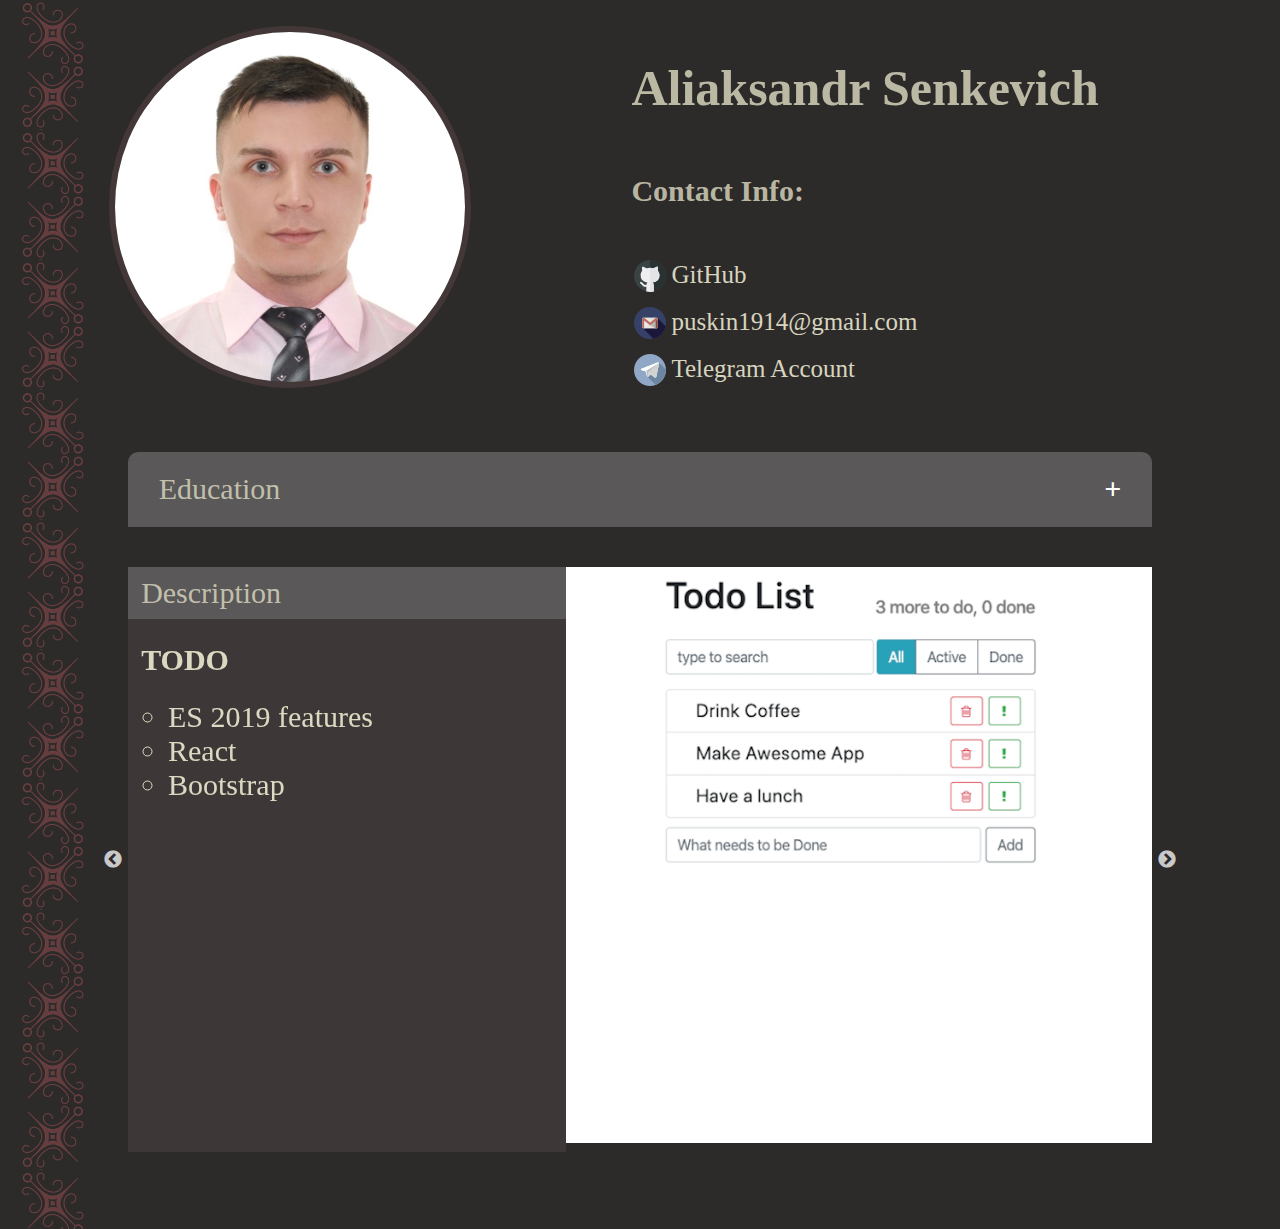
<file: index.html>
<!DOCTYPE html>
<html lang="en">

<head>
  <meta charset="UTF-8">
  <meta name="viewport" content="width=device-width, initial-scale=1.0">
  <meta http-equiv="X-UA-Compatible" content="ie=edge">
  <meta name="keywords" content="Aliaksandr Senkevich, contact Info, skills">
  <meta name="description" content="This page is dedicated to the junior JS developer Aliaksandr Senkevich">
  <title>My page</title>
  <link rel="stylesheet" type="text/css" href="animate.css">
  <link rel="stylesheet" type="text/css" href="slick/slick.css">
  <link rel="stylesheet" type="text/css" href="slick/slick-theme.css">
  <link rel="stylesheet" type="text/css" href="style.css">
</head>

<body>
  <div class="container">
    <header class="header">
      <div class="my-photo-conteiner">
        <img class="my-photo" src="assets/images/myphoto.jpg" alt="myphoto">
      </div>
      <div class="header__main-info">
        <h1 class="h1 animated bounce">Aliaksandr Senkevich</h1>
        <section class="communications">
          <h2 class="communications__title">Contact Info:</h2>
          <ul class="communications__list">
            <li><a class="communications__item communications__item_github" href="https://github.com/Aliaksandrsen"
                target="_blank">GitHub</a></li>
            <br>
            <li><a class="communications__item communications__item_gmail"
                href="mailto:puskin1911@gmail.com">puskin1914@gmail.com</a></li>
            <br>
            <li><a class="communications__item communications__item_telegram" href="https://t.me/Aliaksandrsen"
                target="_blank">Telegram Account</a></li>
          </ul>
        </section>
      </div>
    </header>

    <main>
      <button type="button" class="collapsible">Education</button>

      <div class="content">
        <ul class="content__list">
          <li class="class=content__item content__years">2009-2014</li>
          <li class="class=content__item">Belarusian Military Academy</li>
          <li class="class=content__item">Communications and Automated Command and Control Systems Department <br>
            Telecommunications systems. Engineer</li>
          <br>
          <li class="content__item content__years">2019-2020</li>
          <li class="class=content__item">RSSchool Courses</li>
          <li class="class=content__item">Frontend developer</li>
        </ul>
      </div>

      <div class="sl">
       <!-- ------------------------------------------------------------------- 6 slide -->
       <div class="sl__slide">
        <div class="collapsible2__wrapper">
          <button type="button" class="collapsible5">Description</button> <!-- ! -->
          <div class="content2">
            <h4 class="content2__title">Todo</h4>
            <ul class="content2__list">
              <li class="class=content2__item">ES 2019 features</li>
              <li class="class=content2__item">React</li>
              <li class="class=content2__item">Bootstrap</li>
            </ul>
          </div>
        </div>
        <a href="https://to-do-ap.netlify.com//">
          <img class="sl__img" src="assets/images/image6.png" alt="Fourth slide">
        </a>
      </div>
      <!-- --------------------------------------------------------------------------- -->

        <!-- ------------------------------------------------------------------- 5 slide -->
        <div class="sl__slide">
          <div class="collapsible2__wrapper">
            <button type="button" class="collapsible5">Description</button> <!-- ! -->
            <div class="content2">
              <h4 class="content2__title">Fancy weather</h4>
              <ul class="content2__list">
                <li class="class=content2__item">Responsive design</li>
                <li class="class=content2__item">ES 2015 features</li>
                <li class="class=content2__item">Webpack</li>
                <li class="class=content2__item">Babel</li>
                <li class="class=content2__item">ESlint (config-airbnb-base)</li>
                <li class="class=content2__item">EditorConfig</li>
                <li class="class=content2__item">PostCSS</li>
                <li class="class=content2__item">Work with APIs</li>
                <li class="class=content2__item">Jest testing</li>
              </ul>
            </div>
          </div>
          <a href="https://my-fancy-weather.netlify.com/">
            <img class="sl__img" src="assets/images/image4.png" alt="Fourth slide">
          </a>
        </div>
        <!-- --------------------------------------------------------------------------- -->
        <!-- ------------------------------------------------------------------- 4 slide -->
        <div class="sl__slide">
          <div class="collapsible2__wrapper">
            <button type="button" class="collapsible6">Description</button> <!-- ! -->
            <div class="content2">
              <h4 class="content2__title">Simple piskel clone</h4>
              <ul class="content2__list">
                <li class="class=content2__item">ES 2015 features</li>
                <li class="class=content2__item">Canvas</li>
                <li class="class=content2__item">Google Sign-In</li>
                <li class="class=content2__item">Webpack</li>
                <li class="class=content2__item">Babel</li>
                <li class="class=content2__item">ESlint (config-airbnb-base)</li>
                <li class="class=content2__item">EditorConfig</li>
                <li class="class=content2__item">Jest testing</li>
              </ul>
            </div>
          </div>
          <a href="https://piskel.netlify.com/">
            <img class="sl__img" src="assets/images/image5.jpg" alt="Fifth slide">
          </a>
        </div>
        <!-- --------------------------------------------------------------------------- -->
        <!-- ------------------------------------------------------------------- 3 slide -->
        <div class="sl__slide">
          <div class="collapsible2__wrapper">
            <button type="button" class="collapsible4">Description</button> <!-- ! -->
            <div class="content2">
              <h4 class="content2__title">Virtual keyboard</h4>
              <ul class="content2__list">
                <li class="class=content2__item">Vanila JS</li>
                <li class="class=content2__item">ES 2015 features</li>
                <li class="class=content2__item">ESlint (config-airbnb-base)</li>
                <li class="class=content2__item">Preprocessors (SCSS)</li>
              </ul>
            </div>
          </div>
          <a href="https://virt-keyboard.netlify.com">
            <img class="sl__img" src="assets/images/image3.png" alt="Third slide">
          </a>
        </div>
        <!-- --------------------------------------------------------------------------- -->
        <!-- ------------------------------------------------------------------- 2 slide -->
        <div class="sl__slide">
          <div class="collapsible2__wrapper">
            <button type="button" class="collapsible3">Description</button> <!-- ! -->
            <div class="content2">
              <h4 class="content2__title">Repair design project</h4>
              <ul class="content2__list">
                <li class="class=content2__item">HTML5</li>
                <li class="class=content2__item">esponsive design</li>
                <li class="class=content2__item">Preprocessors (SCSS)</li>
                <li class="class=content2__item">SVG</li>
              </ul>
            </div>
          </div>
          <a href="https://r-d-p.netlify.com">
            <img class="sl__img" src="assets/images/image2.jpg" alt="Second slide">
          </a>
        </div>
        <!-- --------------------------------------------------------------------------- -->
        <!-- ------------------------------------------------------------------- 1 slide -->
        <div class="sl__slide">
          <!-- before adaptive in desctope and use flex for static description -->
          <div class="collapsible2__wrapper">
            <button type="button" class="collapsible2">Description</button> <!-- ! -->
            <div class="content2">
              <h4 class="content2__title">ReStore</h4>
              <ul class="content2__list">
                <li class="class=content2__item">ES 2019 features</li>
                <li class="class=content2__item">React</li>
                <li class="class=content2__item">Redux</li>
                <li class="class=content2__item">React Router</li>
                <li class="class=content2__item">Bootstrap</li>
              </ul>
            </div>
          </div>
          <a href="https://re-store-books.herokuapp.com/">
            <img class="sl__img" src="assets/images/image1.png" alt="First slide">
          </a>
        </div>
        <!-- --------------------------------------------------------------------------- -->
      </div>
    </main>
    <script src="https://ajax.googleapis.com/ajax/libs/jquery/3.4.1/jquery.min.js"></script>
    <script type="text/javascript" src="slick/slick.min.js"></script>
    <script src="main.js"></script>
  </div>
</body>

</html>
</file>
<file: style.css>
html {
  font-size: 10px;
}

body {
  margin: 0;
  padding: 0;
  background-color: #484242;
}

.container {
  background-color: #443c3c;
  max-width: 1440px;
  min-height: 100vh;
  margin: 0 auto;
  padding-bottom: 3%;
  font-family: "Book Antiqua", "Palatino Linotype", serif;
  color: rgba(223, 221, 195, 0.8);
  background: url("assets/images/frame.png") #2d2a2a repeat-y;
}

.mobile {
  width: 375px;
  min-height: 100vh;
  font-size: 5px;
  margin: 0 auto;
}

.header {
  display: -webkit-box;
  display: -ms-flexbox;
  display: flex;
  -webkit-box-pack: center;
      -ms-flex-pack: center;
          justify-content: center;
  padding: 0%;
}

.header .my-photo-conteiner {
  display: -webkit-box;
  display: -ms-flexbox;
  display: flex;
  -webkit-box-pack: center;
      -ms-flex-pack: center;
          justify-content: center;
  padding: 2% 4%;
  width: 40%;
  height: 100%;
}

.header__main-info {
  padding: 2% 4%;
  width: 50%;
}

.my-photo {
  border: 6px solid #433737;
  border-radius: 50%;
  width: 100%;
  height: 100%;
  max-height: 350px;
  max-width: 350px;
  -o-object-fit: cover;
     object-fit: cover;
}

.h1 {
  font-size: 5rem;
}

@media only screen and (max-width: 1100px) {
  .h1 {
    font-size: 5rem;
  }
}

@media only screen and (max-width: 900px) {
  .h1 {
    font-size: 4rem;
  }
}

@media only screen and (max-width: 768px) {
  .h1 {
    font-size: 3.5rem;
  }
}

.communications {
  text-align: left;
}

.communications__title {
  font-size: 3rem;
  padding: 4% 0;
}

@media only screen and (max-width: 768px) {
  .communications__title {
    font-size: 2rem;
  }
}

.communications__list {
  display: -webkit-box;
  display: -ms-flexbox;
  display: flex;
  -webkit-box-orient: vertical;
  -webkit-box-direction: normal;
      -ms-flex-direction: column;
          flex-direction: column;
  margin: 0;
  list-style-type: none;
}

.communications__item {
  display: inline-block;
  position: relative;
  font-size: 2.5rem;
  line-height: 36px;
  list-style-type: none;
  color: rgba(255, 253, 224, 0.82);
  text-decoration: none;
}

@media only screen and (max-width: 768px) {
  .communications__item {
    font-size: 1.5rem;
  }
}

@media only screen and (max-width: 425px) {
  .communications__item {
    font-size: 1.2rem;
  }
}

.communications__item_github::before {
  content: "";
  position: absolute;
  top: 0px;
  left: -40px;
  width: 46px;
  height: 36px;
  overflow: hidden;
  background: url("assets/images/sprites.png") -12px -136px;
}

.communications__item_telegram::before {
  content: "";
  position: absolute;
  top: 0px;
  left: -40px;
  width: 46px;
  height: 36px;
  overflow: hidden;
  background: url("assets/images/sprites.png") -12px -74px;
}

.communications__item_gmail::before {
  content: "";
  position: absolute;
  top: 0px;
  left: -40px;
  width: 46px;
  /*need space between anchor and icon*/
  height: 36px;
  overflow: hidden;
  /*hidden other sprite images*/
  background: url("assets/images/sprites.png") -12px -12px;
  /*background set only if we have container*/
}

main {
  width: 80%;
  margin: 3% auto;
}

/* Style the button that is used to open and close the collapsible content */
.collapsible {
  background-color: #5a5858;
  color: rgba(223, 221, 195, 0.8);
  cursor: pointer;
  padding: 2% 3%;
  width: 100%;
  border: none;
  border-radius: 10px 10px 0 0;
  font-family: "Book Antiqua", "Palatino Linotype", serif;
  text-align: left;
  outline: none;
  font-size: 3rem;
  -webkit-transition: 0.5s linear;
  transition: 0.5s linear;
}

@media only screen and (max-width: 425px) {
  .collapsible {
    font-size: 3rem;
  }
}

/* Add a background color to the button if it is clicked on (add the .active class with JS), and when you move the mouse over it (hover) */
.active,
.collapsible:hover {
  background-color: #474343;
}

.collapsible:after {
  content: "\002B";
  color: white;
  font-weight: bold;
  float: right;
  margin-left: 5px;
}

.active:after {
  content: "\2212";
}

/* Style the collapsible content. Note: hidden by default */
.content {
  max-height: 0;
  border-radius: 0 0 10px 10px;
  overflow: hidden;
  -webkit-transition: max-height 0.2s ease-out;
  transition: max-height 0.2s ease-out;
  background-color: #3e3737;
  color: rgba(255, 253, 224, 0.82);
  font-size: 3rem;
}

@media only screen and (max-width: 425px) {
  .content {
    font-size: 1.5rem;
  }
}

.content__list {
  list-style-type: none;
  padding: 3%;
}

.content__years {
  font-weight: 900;
  font-size: 2.3rem;
  color: #8e8e7b;
}

.sl {
  margin-top: 4%;
}

.sl__img {
  width: 100%;
}

/* Style the button that is used to open and close the collapsible content */
.collapsible2,
.collapsible3,
.collapsible4,
.collapsible5,
.collapsible6 {
  background-color: #5a5858;
  color: rgba(223, 221, 195, 0.8);
  cursor: pointer;
  padding: 2% 3%;
  width: 100%;
  border: none;
  font-family: "Book Antiqua", "Palatino Linotype", serif;
  text-align: left;
  outline: none;
  font-size: 3rem;
  -webkit-transition: 0.5s linear;
  transition: 0.5s linear;
}

@media only screen and (max-width: 425px) {
  .collapsible2,
  .collapsible3,
  .collapsible4,
  .collapsible5,
  .collapsible6 {
    font-size: 3rem;
  }
}

.active2,
.collapsible2:hover,
.collapsible3:hover,
.collapsible4:hover,
.collapsible5:hover,
.collapsible6:hover {
  background-color: #474343;
}

@media only screen and (max-width: 768px) {
  .collapsible2:after,
  .collapsible3:after,
  .collapsible4:after,
  .collapsible5:after,
  .collapsible6:after {
    content: "\002B";
    color: white;
    font-weight: bold;
    float: right;
    margin-left: 5px;
  }
  .active2:after {
    content: "\2212";
  }
}

.content2,
.content3 {
  max-height: 0;
  overflow: hidden;
  -webkit-transition: max-height 0.2s ease-out;
  transition: max-height 0.2s ease-out;
  background-color: #3e3737;
  color: rgba(255, 253, 224, 0.82);
  font-size: 3rem;
  z-index: 2;
}

@media only screen and (max-width: 769px) {
  .content2,
  .content3 {
    position: absolute;
    width: 20%;
  }
}

@media only screen and (max-width: 800px) {
  .content2,
  .content3 {
    font-size: 2.5rem;
  }
}

@media only screen and (max-width: 425px) {
  .content2,
  .content3 {
    font-size: 1.5rem;
  }
}

.content2__title,
.content3__title {
  padding: 2% 3%;
  margin: 15px 0;
  text-transform: uppercase;
}

@media only screen and (max-width: 769px) {
  .content2__title,
  .content3__title {
    display: inline-block;
    padding: 0 3%;
    margin: 2% 0;
  }
}

.content2__list,
.content3__list {
  list-style-type: circle;
  margin: 15px 0;
}

.content2__years,
.content3__years {
  font-weight: 900;
  font-size: 2.3rem;
  color: #8e8e7b;
}

@media only screen and (max-width: 426px) {
  .slick-arrow {
    visibility: hidden;
  }
}

@media only screen and (min-width: 769px) {
  .collapsible2__wrapper {
    width: 50%;
  }
  .content2,
  .content3 {
    max-height: 100%;
    height: 100%;
  }
  .slick-initialized .slick-slide {
    display: -webkit-box;
    display: -ms-flexbox;
    display: flex;
    position: relative;
  }
  .active2,
  .active3,
  .collapsible2:hover,
  .collapsible3:hover,
  .collapsible4:hover,
  .collapsible5:hover,
  .collapsible6:hover {
    padding: 2% 3%;
    background-color: #5a5858;
    cursor: default;
  }
}

.blur {
  -webkit-filter: blur(2px);
          filter: blur(2px);
  z-index: 0;
}
/*# sourceMappingURL=style.css.map */
</file>
